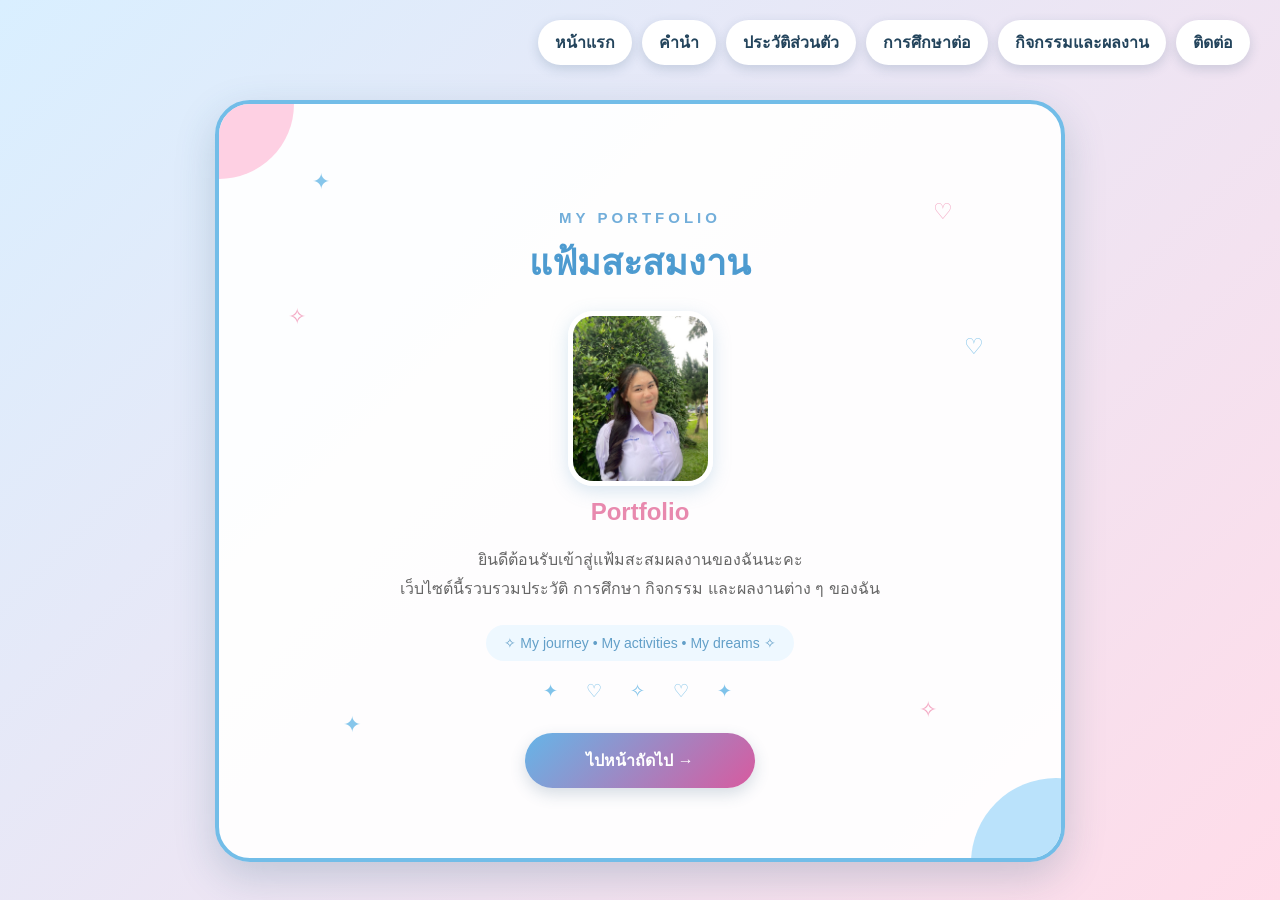
<file: index.html>
<!DOCTYPE html>

<html lang="th">

<head>

    <meta charset="UTF-8">

    <meta name="viewport" content="width=device-width, initial-scale=1.0">

    <title>หน้าแรก | Portfolio</title>

    <link rel="stylesheet" href="style.css">

    <style>

        .cover {

            position: relative;

            overflow: hidden;

            text-align: center;

            padding: 45px 20px 30px;

        }

        /* ของตกแต่ง */

        .deco {

            position: absolute;

            font-size: 22px;

            z-index: 1;

            opacity: 0.85;

        }

        .deco1 {

            top: 25px;

            left: 8%;

            color: #72bde8;

        }

        .deco2 {

            top: 55px;

            right: 10%;

            color: #f39bbb;

        }

        .deco3 {

            top: 160px;

            left: 5%;

            color: #f39bbb;

        }

        .deco4 {

            top: 190px;

            right: 6%;

            color: #72bde8;

        }

        .deco5 {

            bottom: 80px;

            left: 12%;

            color: #72bde8;

        }

        .deco6 {

            bottom: 95px;

            right: 12%;

            color: #f39bbb;

        }

        .cover h4 {

            color: #72aeda;

            letter-spacing: 4px;

            margin-bottom: 8px;

            font-size: 15px;

        }

        .cover h1 {

            color: #4d9bd0;

            font-size: 36px;

            margin: 5px 0;

        }

        .cover h2 {

            color: #e889ae;

            font-size: 24px;

            margin-top: 8px;

        }

        .cover-photo {

            width: 145px;

            height: 175px;

            object-fit: cover;

            border-radius: 25px;

            margin: 20px auto 12px;

            display: block;

            border: 5px solid white;

            box-shadow: 0 5px 18px rgba(100, 160, 200, 0.25);

        }

        .welcome {

            color: #666;

            font-size: 16px;

            line-height: 1.8;

            margin: 10px auto;

            max-width: 500px;

        }

        .mini-box {

            display: inline-block;

            margin-top: 12px;

            padding: 10px 18px;

            border-radius: 20px;

            background: #eef8ff;

            color: #629fc8;

            font-size: 14px;

        }

        .extra-decoration {

            position: relative;

            z-index: 2;

            margin-top: 18px;

            color: #72bde8;

            font-size: 18px;

            letter-spacing: 5px;

            opacity: 0.9;

        }

        /* ปุ่มไปหน้าถัดไป */

        .next-button {

            display: inline-block;

            margin-top: 22px;

            padding: 11px 25px;

            background: linear-gradient(135deg, #8bc9ee, #f2a8c5);

            color: white;

            text-decoration: none;

            border-radius: 25px;

            font-weight: bold;

            box-shadow: 0 5px 12px rgba(100, 160, 200, 0.2);

            transition: 0.3s;

        }

        .next-button:hover {

            transform: translateY(-3px);

            box-shadow: 0 8px 16px rgba(100, 160, 200, 0.3);

        }

        @media (max-width: 600px) {

            .cover {

                padding: 35px 15px 25px;

            }

            .cover h1 {

                font-size: 30px;

            }

            .cover h2 {

                font-size: 21px;

            }

            .cover-photo {

                width: 125px;

                height: 155px;

            }

            .deco {

                font-size: 18px;

            }

        }

    </style>

</head>

<body>
<nav class="navbar">

    <a href="index.html">หน้าแรก</a>

    <a href="preface.html">คำนำ</a>

    <a href="profile.html">ประวัติส่วนตัว</a>

    <a href="education.html">การศึกษาต่อ</a>

    <a href="activity.html">กิจกรรมและผลงาน</a>

    <a href="contact.html">ติดต่อ</a>

</nav>
    <main class="container">

        <div class="cover">

            <!-- ของตกแต่ง -->

            <div class="deco deco1">✦</div>

            <div class="deco deco2">♡</div>

            <div class="deco deco3">✧</div>

            <div class="deco deco4">♡</div>

            <div class="deco deco5">✦</div>

            <div class="deco deco6">✧</div>

            <h4>MY PORTFOLIO</h4>

            <h1>แฟ้มสะสมงาน</h1>

            <img src="IMG_5813.jpeg" alt="รูปของฉัน" class="cover-photo">

            <h2>Portfolio</h2>

            <p class="welcome">

                ยินดีต้อนรับเข้าสู่แฟ้มสะสมผลงานของฉันนะคะ <br>

                เว็บไซต์นี้รวบรวมประวัติ การศึกษา กิจกรรม

                และผลงานต่าง ๆ ของฉัน

            </p>

            <div class="mini-box">

                ✧ My journey • My activities • My dreams ✧

            </div>

            <div class="extra-decoration">

                ✦　♡　✧　♡　✦

            </div>

            <!-- ปุ่มไปหน้าถัดไป -->
<div class="page-buttons">

    <a href="preface.html" class="next-button">

        ไปหน้าถัดไป →

    </a>

</div>
        </div>

    </main>

</body>

</html>
</file>
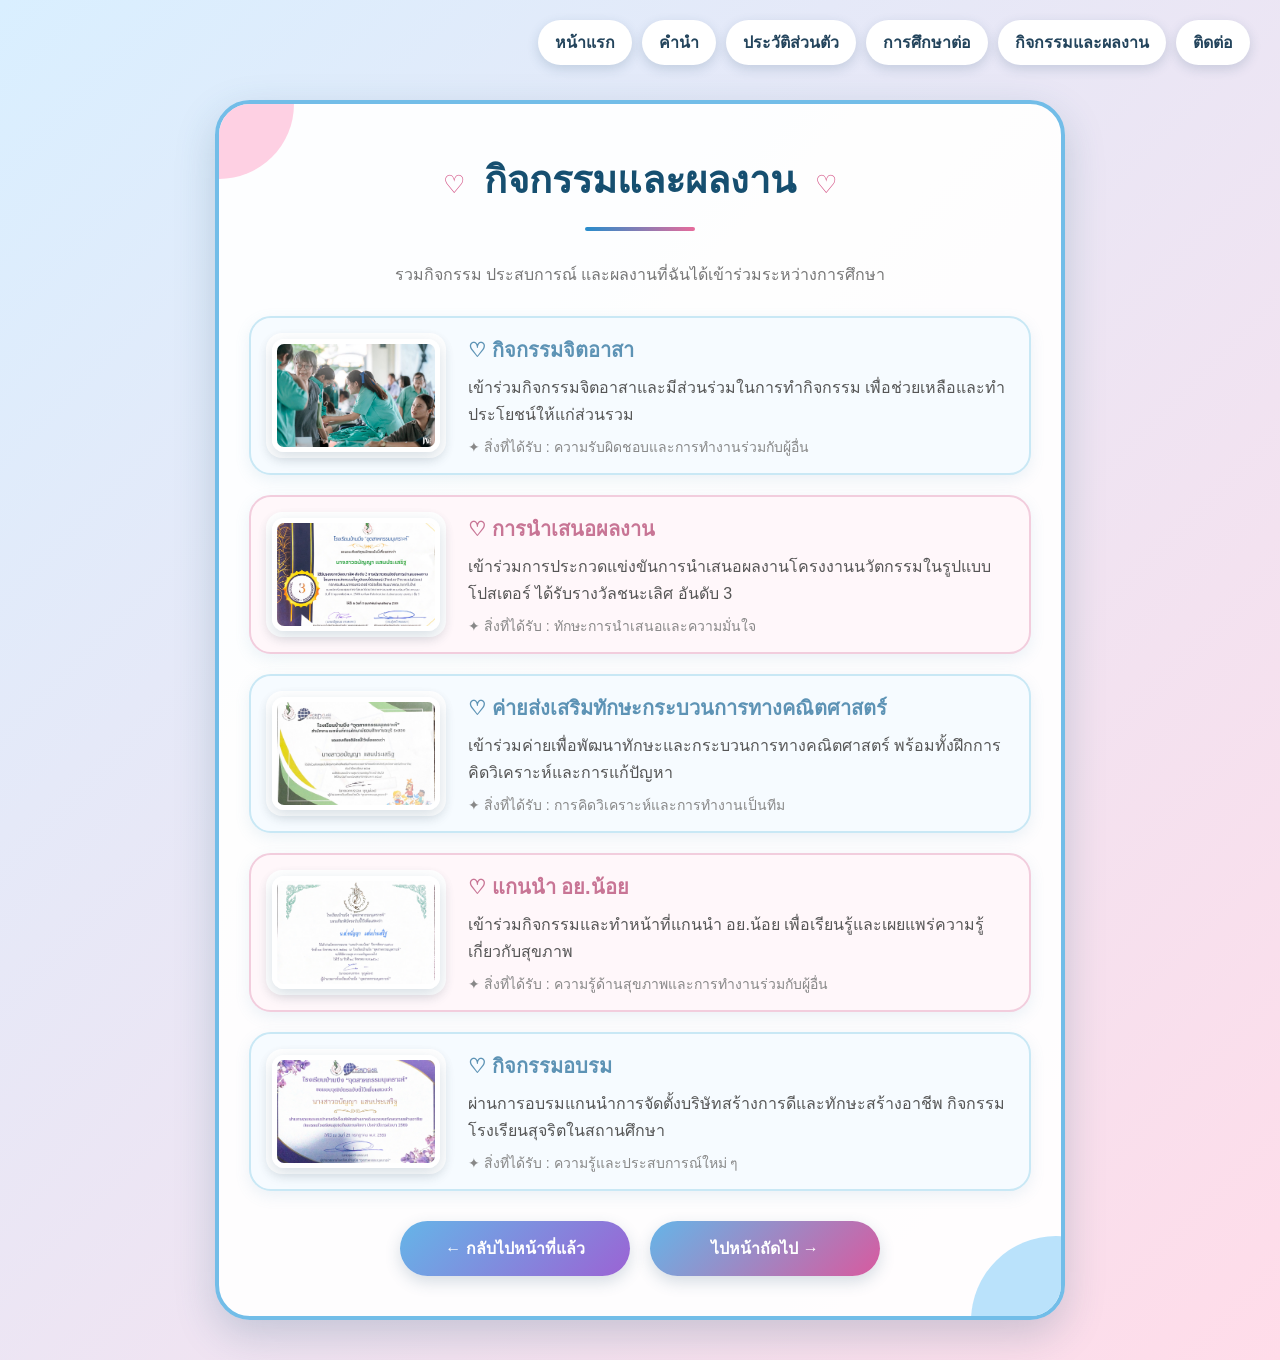
<file: activity.html>
<!DOCTYPE html>

<html lang="th">

<head>

    <meta charset="UTF-8">

    <meta name="viewport" content="width=device-width, initial-scale=1.0">

    <title>กิจกรรมและผลงาน | Portfolio</title>

    <link rel="stylesheet" href="style.css">

    <style>

        /* ===== หน้ากิจกรรมและผลงาน ===== */

        .activity-intro {

            text-align: center;

            color: #777;

            margin: 10px 0 28px;

            line-height: 1.7;

        }

        /* กล่องกิจกรรม */

        .activity-item {

            display: flex;

            align-items: center;

            gap: 22px;

            background: #f6fbff;

            border: 2px solid #c9e8f5;

            border-radius: 22px;

            padding: 15px;

            margin-bottom: 20px;

            box-shadow: 0 5px 15px rgba(100, 160, 190, 0.12);

            transition: 0.3s;

        }

        .activity-item:hover {

            transform: translateY(-3px);

        }

        /* สลับสีชมพู */

        .activity-item.pink {

            background: #fff7fa;

            border-color: #f2cddd;

        }

        /* กรอบรูป */

        .activity-img {

            width: 180px;

            height: 125px;

            flex-shrink: 0;

            background: white;

            padding: 6px;

            border-radius: 16px;

            box-shadow: 0 3px 10px rgba(0, 0, 0, 0.06);

        }

        /* รูป */

        .activity-img img {

            width: 100%;

            height: 100%;

            object-fit: cover;

            border-radius: 12px;

            display: block;

        }

        /* เนื้อหา */

        .activity-info {

            flex: 1;

        }

        .activity-info h2 {

            margin: 0 0 8px;

            color: #5d93b5;

            font-size: 20px;

        }

        .activity-item.pink .activity-info h2 {

            color: #c87595;

        }

        .activity-info p {

            margin: 0 0 8px;

            line-height: 1.7;

            color: #555;

        }

        .activity-info span {

            font-size: 14px;

            color: #888;

        }

        /* ปุ่มกลับหน้าแรก */

        .back-button {

            display: block;

            width: fit-content;

            margin: 30px auto 10px;

            padding: 10px 22px;

            background: linear-gradient(135deg, #9edcf0, #f2b8d0);

            color: white;

            text-decoration: none;

            border-radius: 20px;

            font-weight: bold;

            box-shadow: 0 4px 10px rgba(150, 180, 200, 0.2);

        }

        .back-button:hover {

            opacity: 0.85;

        }

        /* ===== สำหรับโทรศัพท์ ===== */

        @media (max-width: 650px) {

            .activity-item {

                gap: 14px;

                padding: 12px;

            }

            .activity-img {

                width: 125px;

                height: 95px;

            }

            .activity-info h2 {

                font-size: 17px;

            }

            .activity-info p {

                font-size: 13px;

            }

            .activity-info span {

                font-size: 12px;

            }

        }

    </style>

</head>

<body>

    <!-- เมนูด้านบน -->
<nav class="navbar">

    <a href="index.html">หน้าแรก</a>

    <a href="preface.html">คำนำ</a>

    <a href="profile.html">ประวัติส่วนตัว</a>

    <a href="education.html">การศึกษาต่อ</a>

    <a href="activity.html">กิจกรรมและผลงาน</a>

    <a href="contact.html">ติดต่อ</a>

</nav>

    <!-- เนื้อหาหลัก -->

    <main class="container">

        <!-- หัวข้อ -->

        <div class="title-box">

            <span>♡</span>

            <h1>กิจกรรมและผลงาน</h1>

            <span>♡</span>

        </div>

        <p class="activity-intro">

            รวมกิจกรรม ประสบการณ์ และผลงานที่ฉันได้เข้าร่วมระหว่างการศึกษา 

        </p>

        <!-- ===== กิจกรรมที่ 1 ===== -->

        <div class="activity-item">

            <div class="activity-img">

                <img

                    src="IMG_9192.jpeg"

                    alt="กิจกรรมจิตอาสา"

                >

            </div>

            <div class="activity-info">

                <h2>♡ กิจกรรมจิตอาสา</h2>

                <p>

                    เข้าร่วมกิจกรรมจิตอาสาและมีส่วนร่วมในการทำกิจกรรม

                    เพื่อช่วยเหลือและทำประโยชน์ให้แก่ส่วนรวม

                </p>

                <span>

                    ✦ สิ่งที่ได้รับ : ความรับผิดชอบและการทำงานร่วมกับผู้อื่น

                </span>

            </div>

        </div>

        <!-- ===== กิจกรรมที่ 2 ===== -->

        <div class="activity-item pink">

            <div class="activity-img">

                <img

                    src="IMG_1788.jpeg"

                    alt="การนำเสนอผลงาน"

                >

            </div>

            <div class="activity-info">

                <h2>♡ การนำเสนอผลงาน</h2>

                <p>

                    เข้าร่วมการประกวดแข่งขันการนำเสนอผลงานโครงงานนวัตกรรมในรูปแบบโปสเตอร์

                    ได้รับรางวัลชนะเลิศ อันดับ 3

                </p>

                <span>

                    ✦ สิ่งที่ได้รับ : ทักษะการนำเสนอและความมั่นใจ

                </span>

            </div>

        </div>

        <!-- ===== กิจกรรมที่ 3 ===== -->

        <div class="activity-item">

            <div class="activity-img">

                <img

                    src="IMG_1789.jpeg"

                    alt="ค่ายส่งเสริมทักษะกระบวนการทางคณิตศาสตร์"

                >

            </div>

            <div class="activity-info">

                <h2>♡ ค่ายส่งเสริมทักษะกระบวนการทางคณิตศาสตร์</h2>

                <p>

                    เข้าร่วมค่ายเพื่อพัฒนาทักษะและกระบวนการทางคณิตศาสตร์

                    พร้อมทั้งฝึกการคิดวิเคราะห์และการแก้ปัญหา

                </p>

                <span>

                    ✦ สิ่งที่ได้รับ : การคิดวิเคราะห์และการทำงานเป็นทีม

                </span>

            </div>

        </div>

        <!-- ===== กิจกรรมที่ 4 ===== -->

        <div class="activity-item pink">

            <div class="activity-img">

                <img

                    src="IMG_1790.jpeg"

                    alt="แกนนำ อย.น้อย"

                >

            </div>

            <div class="activity-info">

                <h2>♡ แกนนำ อย.น้อย</h2>

                <p>

                    เข้าร่วมกิจกรรมและทำหน้าที่แกนนำ อย.น้อย

                    เพื่อเรียนรู้และเผยแพร่ความรู้เกี่ยวกับสุขภาพ

                </p>

                <span>

                    ✦ สิ่งที่ได้รับ : ความรู้ด้านสุขภาพและการทำงานร่วมกับผู้อื่น

                </span>

            </div>

        </div>

        <!-- ===== กิจกรรมที่ 5 ===== -->

        <div class="activity-item">

            <div class="activity-img">

                <img

                    src="IMG_1787.jpeg"

                    alt="กิจกรรมอบรม"

                >

            </div>

            <div class="activity-info">

                <h2>♡ กิจกรรมอบรม</h2>

                <p>

                ผ่านการอบรมแกนนำการจัดตั้งบริษัทสร้างการดีและทักษะสร้างอาชีพ 
                กิจกรรมโรงเรียนสุจริตในสถานศึกษา

                    

                </p>

                <span>

                    ✦ สิ่งที่ได้รับ : ความรู้และประสบการณ์ใหม่ ๆ

                </span>

            </div>

        </div>

        <!-- ปุ่มกลับหน้าแรก -->
<div class="page-buttons">

    <a href="education.html" class="back-button">

        ← กลับไปหน้าที่แล้ว

    </a>

    <a href="contact.html" class="next-button">

        ไปหน้าถัดไป →

    </a>

</div>
    </main>

</body>

</html>
</file>
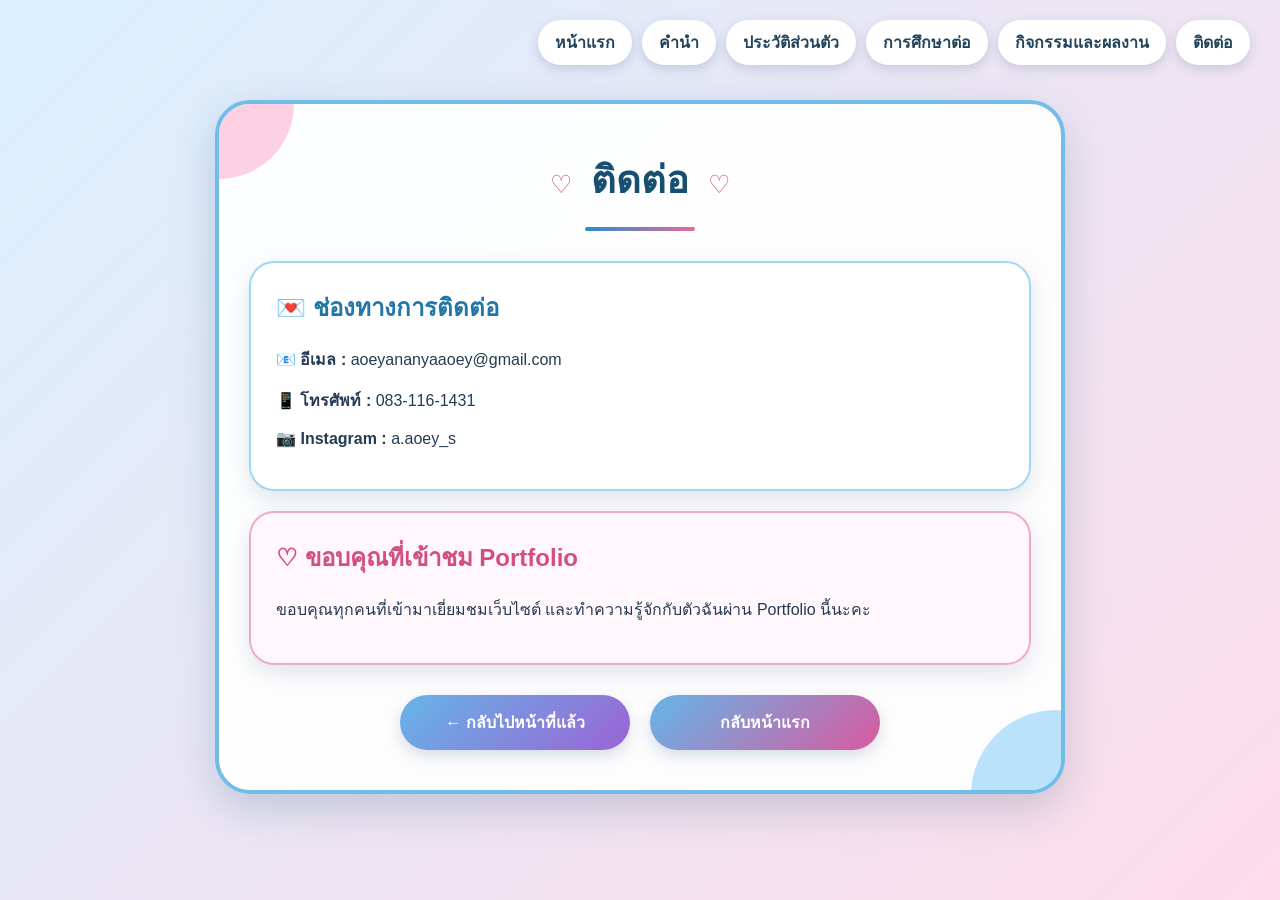
<file: contact.html>
<!DOCTYPE html>

<html lang="th">

<head>

    <meta charset="UTF-8">

    <meta name="viewport" content="width=device-width, initial-scale=1.0">

    <title>ติดต่อ | Portfolio</title>

    <link rel="stylesheet" href="style.css">

</head>

<body>
<nav class="navbar">

    <a href="index.html">หน้าแรก</a>

    <a href="preface.html">คำนำ</a>

    <a href="profile.html">ประวัติส่วนตัว</a>

    <a href="education.html">การศึกษาต่อ</a>

    <a href="activity.html">กิจกรรมและผลงาน</a>

    <a href="contact.html">ติดต่อ</a>

</nav><main class="container">

    <div class="title-box">

        <span>♡</span>

        <h1>ติดต่อ</h1>

        <span>♡</span>

    </div>

    <div class="info-card">

        <h2>💌 ช่องทางการติดต่อ</h2>

        <p><strong>📧 อีเมล :</strong> aoeyananyaaoey@gmail.com</p>

        <p><strong>📱 โทรศัพท์ :</strong> 083-116-1431</p>

        <p><strong>📷 Instagram :</strong> a.aoey_s</p>

    </div>

    <div class="info-card pink">

        <h2>♡ ขอบคุณที่เข้าชม Portfolio</h2>

        <p>

            ขอบคุณทุกคนที่เข้ามาเยี่ยมชมเว็บไซต์

            และทำความรู้จักกับตัวฉันผ่าน Portfolio นี้นะคะ 

        </p>

    </div>
<div class="page-buttons">

    <a href="activity.html" class="back-button">

        ← กลับไปหน้าที่แล้ว

    </a>

    <a href="index.html" class="next-button">

        กลับหน้าแรก

    </a>

</div>    
    </a>

</main>

</body>

</html>
</file>
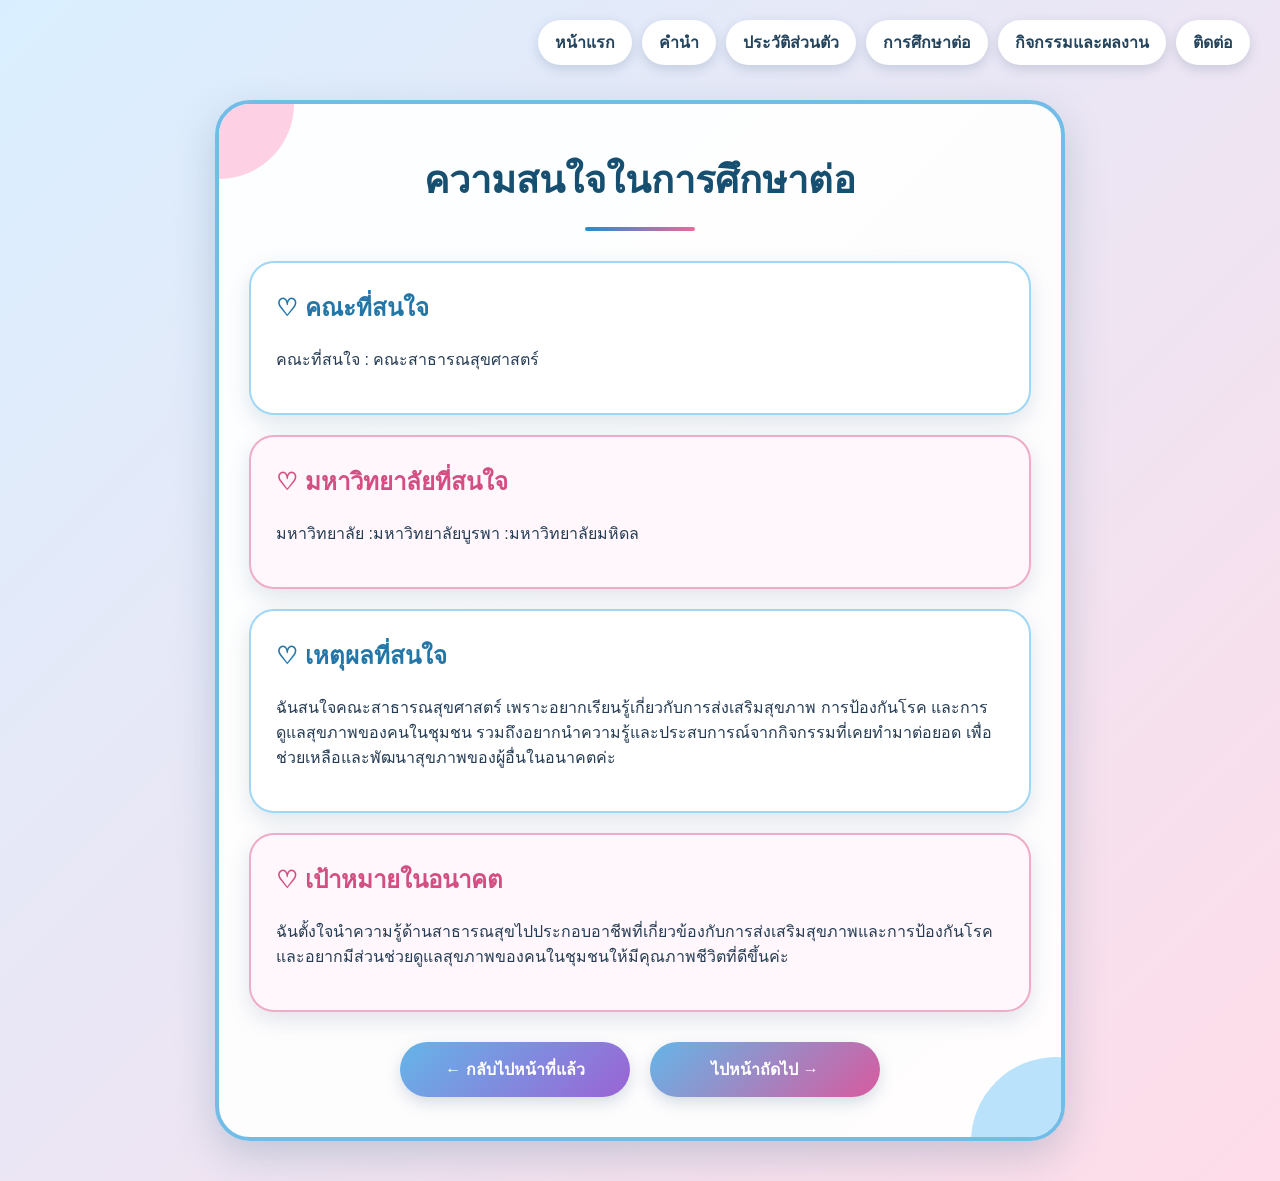
<file: education.html>
<!DOCTYPE html>

<html lang="th">

<head>

    <meta charset="UTF-8">

    <meta name="viewport" content="width=device-width, initial-scale=1.0">

    <title>การศึกษาต่อ | Portfolio</title>

    <link rel="stylesheet" href="style.css">

</head>

<body>

<nav class="navbar">

    <a href="index.html">หน้าแรก</a>

    <a href="preface.html">คำนำ</a>

    <a href="profile.html">ประวัติส่วนตัว</a>

    <a href="education.html">การศึกษาต่อ</a>

    <a href="activity.html">กิจกรรมและผลงาน</a>

    <a href="contact.html">ติดต่อ</a>

</nav>
    <main class="container">

    <div class="title-box">

        <span></span>

        <h1>ความสนใจในการศึกษาต่อ</h1>

        <span></span>

    </div>

    <div class="info-card">

        <h2>♡ คณะที่สนใจ</h2>

        <p>

            คณะที่สนใจ : คณะสาธารณสุขศาสตร์

        </p>

    </div>

    <div class="info-card pink">

        <h2>♡ มหาวิทยาลัยที่สนใจ</h2>

        <p>

            มหาวิทยาลัย :มหาวิทยาลัยบูรพา
                    
                      :มหาวิทยาลัยมหิดล

        </p>

    </div>

    <div class="info-card">

        <h2>♡ เหตุผลที่สนใจ</h2>

        <p>
ฉันสนใจคณะสาธารณสุขศาสตร์ เพราะอยากเรียนรู้เกี่ยวกับการส่งเสริมสุขภาพ การป้องกันโรค และการดูแลสุขภาพของคนในชุมชน 
รวมถึงอยากนำความรู้และประสบการณ์จากกิจกรรมที่เคยทำมาต่อยอด เพื่อช่วยเหลือและพัฒนาสุขภาพของผู้อื่นในอนาคตค่ะ </p>

    </div>

    <div class="info-card pink">

        <h2>♡ เป้าหมายในอนาคต</h2>

        <p>
ฉันตั้งใจนำความรู้ด้านสาธารณสุขไปประกอบอาชีพที่เกี่ยวข้องกับการส่งเสริมสุขภาพและการป้องกันโรค 
และอยากมีส่วนช่วยดูแลสุขภาพของคนในชุมชนให้มีคุณภาพชีวิตที่ดีขึ้นค่ะ </p>

    </div>

   <div class="page-buttons">

    <a href="profile.html" class="back-button">

        ← กลับไปหน้าที่แล้ว

    </a>

    <a href="activity.html" class="next-button">

        ไปหน้าถัดไป →

    </a>

</div> 
</main>

</body>

</html>
</file>
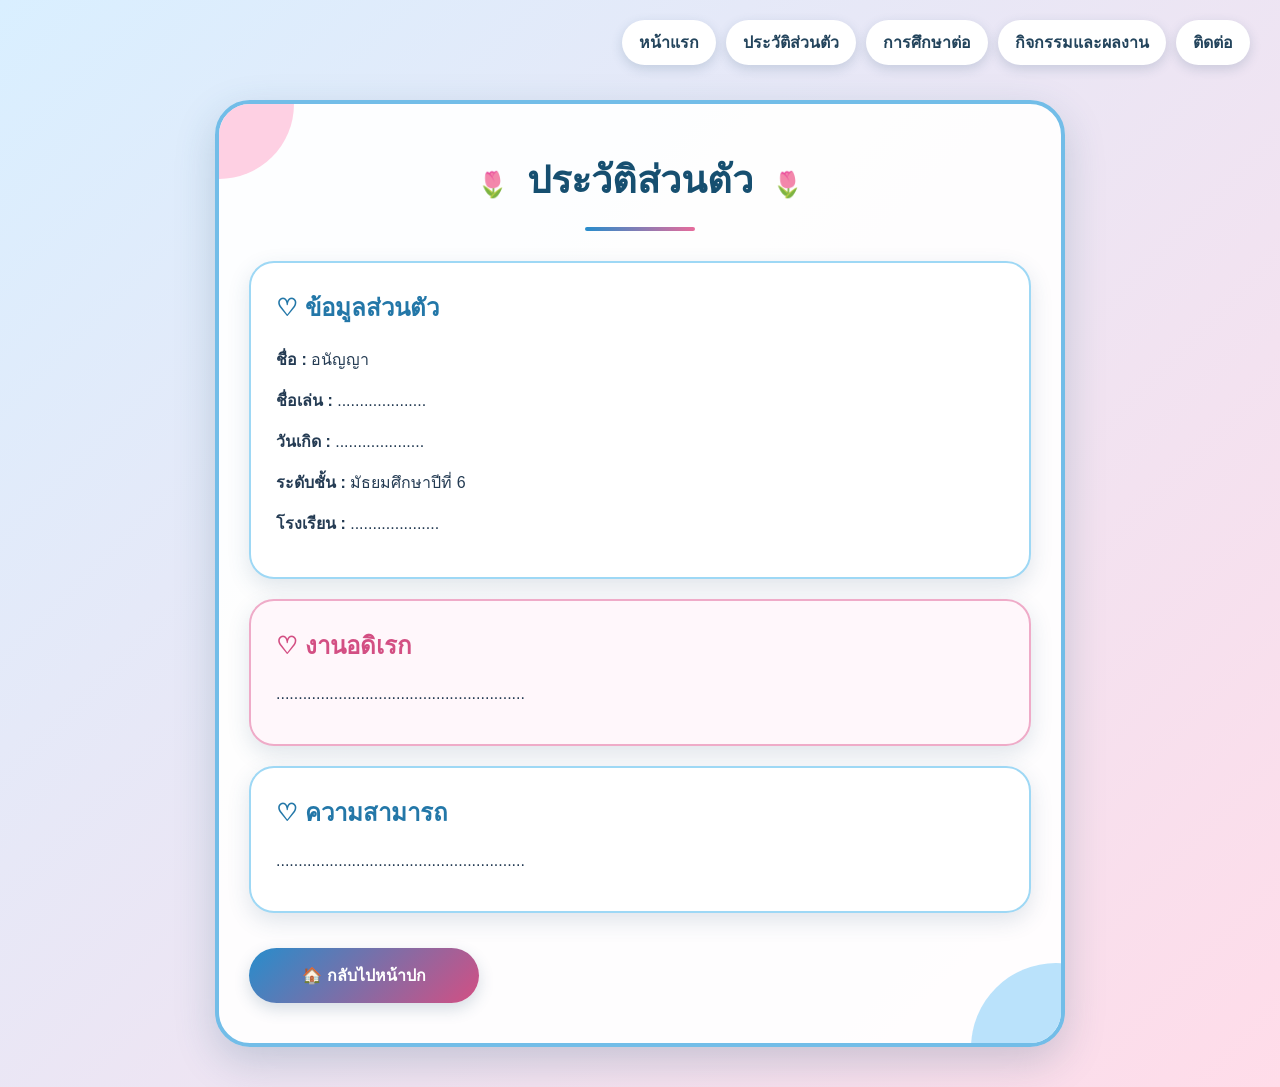
<file: portfolio.html>
<!DOCTYPE html>

<html lang="th">

<head>

    <meta charset="UTF-8">

    <meta name="viewport" content="width=device-width, initial-scale=1.0">

    <title>ประวัติส่วนตัว | Portfolio</title>

    <link rel="stylesheet" href="style.css">

</head>

<body>

<nav class="navbar">

    <a href="index.html">หน้าแรก</a>

    <a href="profile.html">ประวัติส่วนตัว</a>

    <a href="education.html">การศึกษาต่อ</a>

    <a href="activity.html">กิจกรรมและผลงาน</a>

    <a href="contact.html">ติดต่อ</a>

</nav><main class="container">

    <div class="title-box">

        <span>🌷</span>

        <h1>ประวัติส่วนตัว</h1>

        <span>🌷</span>

    </div>

    <div class="info-card">

        <h2>♡ ข้อมูลส่วนตัว</h2>

        <p><strong>ชื่อ :</strong> อนัญญา</p>

        <p><strong>ชื่อเล่น :</strong> ....................</p>

        <p><strong>วันเกิด :</strong> ....................</p>

        <p><strong>ระดับชั้น :</strong> มัธยมศึกษาปีที่ 6</p>

        <p><strong>โรงเรียน :</strong> ....................</p>

    </div>

    <div class="info-card pink">

        <h2>♡ งานอดิเรก</h2>

        <p>

            ........................................................

        </p>

    </div>

    <div class="info-card">

        <h2>♡ ความสามารถ</h2>

        <p>

            ........................................................

        </p>

    </div>

    <a href="index.html" class="back-button">

        🏠 กลับไปหน้าปก

    </a>

</main>

</body>

</html>
</file>
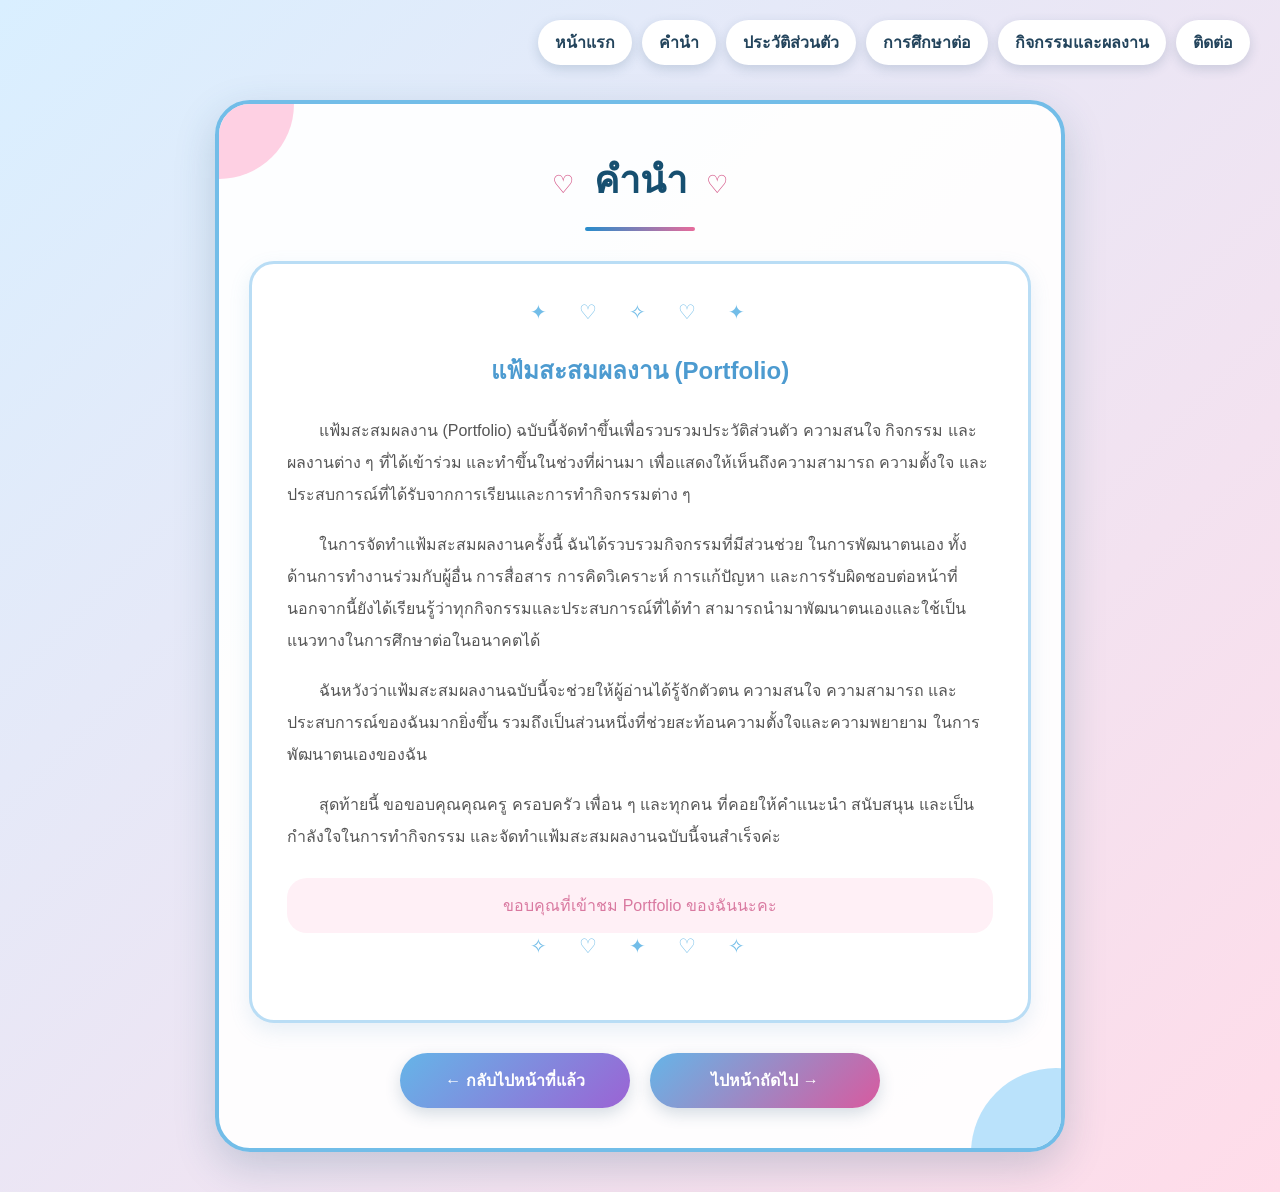
<file: preface.html>
<!DOCTYPE html>

<html lang="th">

<head>

    <meta charset="UTF-8">

    <meta name="viewport" content="width=device-width, initial-scale=1.0">

    <title>คำนำ | Portfolio</title>

    <link rel="stylesheet" href="style.css">

    <style>

        .preface-card {

            background: white;

            border: 3px solid #b9ddf5;

            border-radius: 25px;

            padding: 35px;

            margin-top: 25px;

            box-shadow: 0 8px 20px rgba(100, 160, 200, 0.15);

        }

        .preface-title {

            text-align: center;

            color: #4d9bd0;

            margin-bottom: 25px;

        }

        .preface-card p {

            color: #555;

            font-size: 16px;

            line-height: 2;

            text-indent: 2em;

            margin-bottom: 18px;

        }

        .decoration {

            text-align: center;

            color: #72bde8;

            font-size: 20px;

            letter-spacing: 6px;

            margin-bottom: 25px;

        }

        .thank-you {

            text-align: center;

            background: #fff0f6;

            border-radius: 20px;

            padding: 15px;

            color: #d979a0;

            margin-top: 25px;

        }

        @media (max-width: 600px) {

            .preface-card {

                padding: 22px;

            }

            .preface-card p {

                font-size: 15px;

                line-height: 1.9;

            }

        }

    </style>

</head>

<body>

    <!-- เมนู -->

    <nav class="navbar">

        <a href="index.html">หน้าแรก</a>

        <a href="preface.html">คำนำ</a>

        <a href="profile.html">ประวัติส่วนตัว</a>

        <a href="education.html">การศึกษาต่อ</a>

        <a href="activity.html">กิจกรรมและผลงาน</a>

        <a href="contact.html">ติดต่อ</a>

    </nav>

    <main class="container">

        <div class="title-box">

            <span>♡</span>

            <h1>คำนำ</h1>

            <span>♡</span>

        </div>

        <div class="preface-card">

            <div class="decoration">

                ✦　♡　✧　♡　✦

            </div>

            <h2 class="preface-title">

                แฟ้มสะสมผลงาน (Portfolio)

            </h2>

            <p>

                แฟ้มสะสมผลงาน (Portfolio) ฉบับนี้จัดทำขึ้นเพื่อรวบรวมประวัติส่วนตัว

                 ความสนใจ กิจกรรม และผลงานต่าง ๆ ที่ได้เข้าร่วม

                และทำขึ้นในช่วงที่ผ่านมา เพื่อแสดงให้เห็นถึงความสามารถ

                ความตั้งใจ และประสบการณ์ที่ได้รับจากการเรียนและการทำกิจกรรมต่าง ๆ

            </p>

            <p>

                ในการจัดทำแฟ้มสะสมผลงานครั้งนี้ ฉันได้รวบรวมกิจกรรมที่มีส่วนช่วย

                ในการพัฒนาตนเอง ทั้งด้านการทำงานร่วมกับผู้อื่น การสื่อสาร

                การคิดวิเคราะห์ การแก้ปัญหา และการรับผิดชอบต่อหน้าที่

                นอกจากนี้ยังได้เรียนรู้ว่าทุกกิจกรรมและประสบการณ์ที่ได้ทำ

                สามารถนำมาพัฒนาตนเองและใช้เป็นแนวทางในการศึกษาต่อในอนาคตได้

            </p>

            <p>

                ฉันหวังว่าแฟ้มสะสมผลงานฉบับนี้จะช่วยให้ผู้อ่านได้รู้จักตัวตน

                ความสนใจ ความสามารถ และประสบการณ์ของฉันมากยิ่งขึ้น

                รวมถึงเป็นส่วนหนึ่งที่ช่วยสะท้อนความตั้งใจและความพยายาม

                ในการพัฒนาตนเองของฉัน

            </p>

            <p>

                สุดท้ายนี้ ขอขอบคุณคุณครู ครอบครัว เพื่อน ๆ และทุกคน

                ที่คอยให้คำแนะนำ สนับสนุน และเป็นกำลังใจในการทำกิจกรรม

                และจัดทำแฟ้มสะสมผลงานฉบับนี้จนสำเร็จค่ะ

            </p>

            <div class="thank-you">

                ขอบคุณที่เข้าชม Portfolio ของฉันนะคะ 

            </div>

            <div class="decoration">

                ✧　♡　✦　♡　✧

            </div>

        </div>

   <div class="page-buttons">

    <a href="index.html" class="back-button">

        ← กลับไปหน้าที่แล้ว

    </a>

    <a href="profile.html" class="next-button">

        ไปหน้าถัดไป →

    </a>

</div>  

    </main>

</body>

</html>
</file>
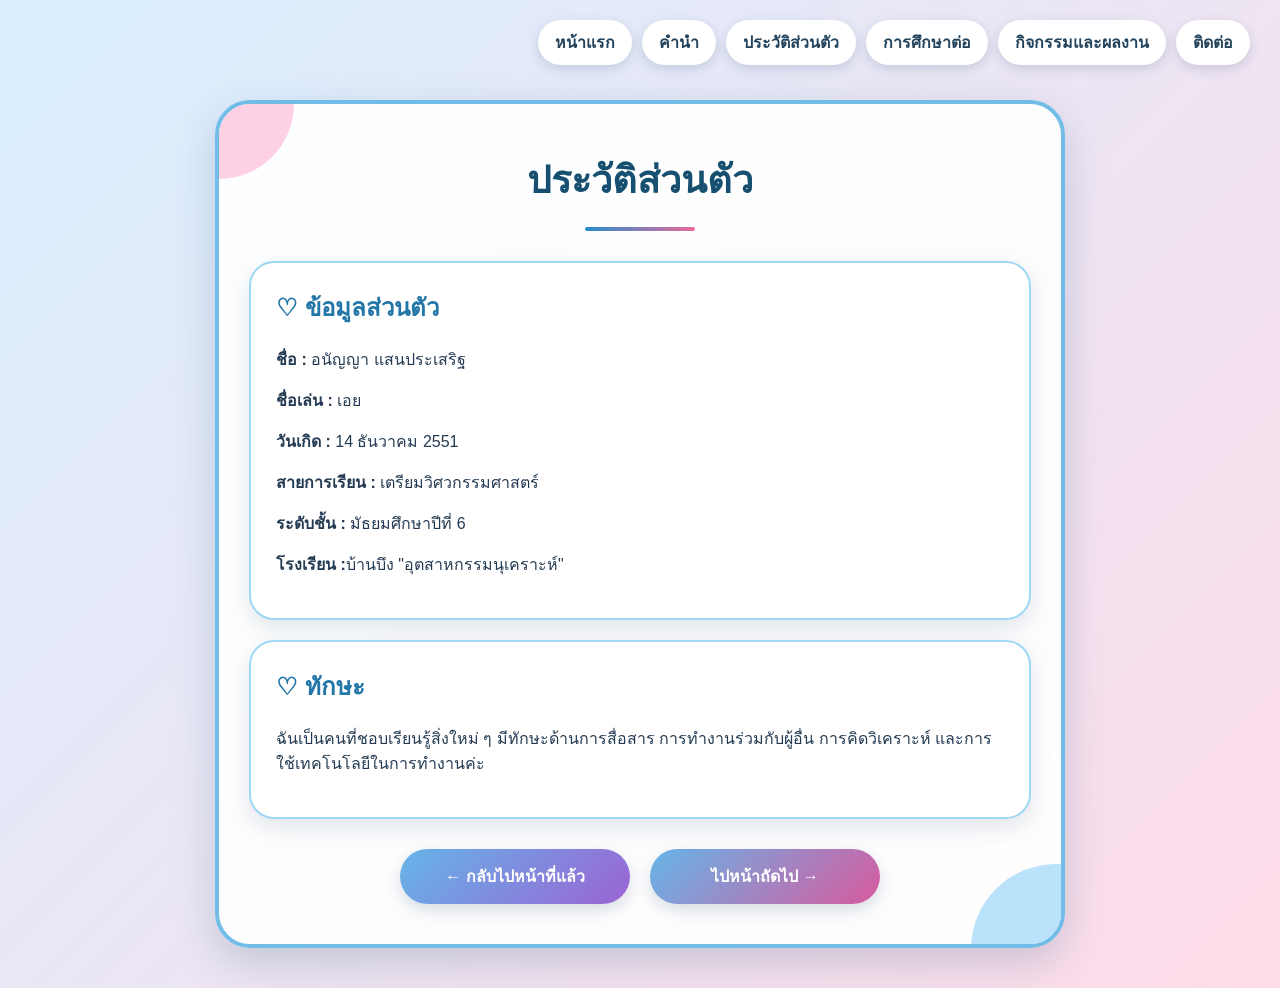
<file: profile.html>
<!DOCTYPE html>

<html lang="th">

<head>

    <meta charset="UTF-8">

    <meta name="viewport" content="width=device-width, initial-scale=1.0">

    <title>ประวัติส่วนตัว | Portfolio</title>

    <link rel="stylesheet" href="style.css">

</head>

<body>
<nav class="navbar">

    <a href="index.html">หน้าแรก</a>

    <a href="preface.html">คำนำ</a>

    <a href="profile.html">ประวัติส่วนตัว</a>

    <a href="education.html">การศึกษาต่อ</a>

    <a href="activity.html">กิจกรรมและผลงาน</a>

    <a href="contact.html">ติดต่อ</a>

</nav>
    <main class="container">

    <div class="title-box">

        <span></span>

        <h1>ประวัติส่วนตัว</h1>

        <span></span>

    </div>

    <div class="info-card">

        <h2>♡ ข้อมูลส่วนตัว</h2>

        <p><strong>ชื่อ :</strong> อนัญญา แสนประเสริฐ</p>

        <p><strong>ชื่อเล่น :</strong> เอย</p>

        <p><strong>วันเกิด :</strong> 14 ธันวาคม 2551 </p>
        <p><strong>สายการเรียน :</strong> เตรียมวิศวกรรมศาสตร์</p>
        <p><strong>ระดับชั้น :</strong> มัธยมศึกษาปีที่ 6</p>   <p><strong>โรงเรียน :</strong>บ้านบึง "อุตสาหกรรมนุเคราะห์"</p>

    </div>

    
    <div class="info-card">

        <h2>♡ ทักษะ</h2>

        <p>
ฉันเป็นคนที่ชอบเรียนรู้สิ่งใหม่ ๆ มีทักษะด้านการสื่อสาร การทำงานร่วมกับผู้อื่น การคิดวิเคราะห์ และการใช้เทคโนโลยีในการทำงานค่ะ </p>

    </div>

    <div class="page-buttons">

    <a href="preface.html" class="back-button">

        ← กลับไปหน้าที่แล้ว

    </a>

    <a href="education.html" class="next-button">

        ไปหน้าถัดไป →

    </a>

</div>

</main>

</body>

</html>
</file>
<file: style.css>
* {

    box-sizing: border-box;

}

body {

    margin: 0;

    font-family: Arial, sans-serif;

    background: linear-gradient(135deg, #d9efff, #ffdce9);

    color: #243b53;

    min-height: 100vh;

}

/* =========================

   เมนูด้านบน

========================= */

.navbar {

    display: flex;

    justify-content: flex-end;

    gap: 10px;

    padding: 20px 30px;

    flex-wrap: wrap;

}

.navbar a {

    text-decoration: none;

    color: #23445c;

    background: #ffffff;

    padding: 10px 17px;

    border-radius: 25px;

    font-weight: bold;

    box-shadow: 0 4px 12px rgba(40, 80, 110, 0.18);

    transition: 0.3s;

}

.navbar a:hover {

    background: #b9e4ff;

    transform: translateY(-3px);

}

/* =========================

   กล่องหลักทุกหน้า

========================= */

.container {

    width: 90%;

    max-width: 850px;

    margin: 15px auto 40px;

    padding: 40px 30px;

    background: rgba(255, 255, 255, 0.94);

    border: 4px solid #72bde8;

    border-radius: 35px;

    box-shadow: 0 15px 40px rgba(40, 90, 120, 0.22);

    position: relative;

    overflow: hidden;

    animation: appear 0.8s ease;

}

/* วงกลมตกแต่ง */

.container::before {

    content: "";

    position: absolute;

    width: 150px;

    height: 150px;

    background: #ffc5dc;

    border-radius: 50%;

    top: -75px;

    left: -75px;

    opacity: 0.8;

}

.container::after {

    content: "";

    position: absolute;

    width: 170px;

    height: 170px;

    background: #a9ddfa;

    border-radius: 50%;

    bottom: -90px;

    right: -80px;

    opacity: 0.8;

}

/* =========================

   หัวข้อ

========================= */

.title-box {

    text-align: center;

    position: relative;

    z-index: 2;

    margin-bottom: 30px;

}

.title-box h1 {

    display: inline-block;

    color: #164f70;

    font-size: 38px;

    margin: 5px 15px;

}

.title-box span {

    color: #d34f83;

    font-size: 25px;

}

.title-box::after {

    content: "";

    display: block;

    width: 110px;

    height: 4px;

    margin: 12px auto;

    border-radius: 10px;

    background: linear-gradient(to right, #278dcc, #e76b9b);

}

/* =========================

   การ์ดข้อมูล

========================= */

.info-card,

.project-card {

    position: relative;

    z-index: 2;

    background: #ffffff;

    border: 2px solid #9ed8f5;

    border-radius: 25px;

    padding: 25px;

    margin: 20px 0;

    box-shadow: 0 8px 22px rgba(50, 90, 120, 0.15);

    transition: 0.35s;

}

.info-card:hover,

.project-card:hover {

    transform: translateY(-6px);

    box-shadow: 0 14px 30px rgba(50, 90, 120, 0.22);

}

.info-card h2,

.project-card h2 {

    color: #2377a8;

    margin-top: 0;

}

.info-card.pink {

    border-color: #efabc8;

    background: #fff7fb;

}

.info-card.pink h2 {

    color: #d34f83;

}

/* =========================

   กิจกรรมและผลงาน

========================= */

.activity-item {

    position: relative;

    z-index: 2;

    display: flex;

    align-items: center;

    gap: 25px;

    background: #ffffff;

    border: 2px solid #9ed8f5;

    border-radius: 25px;

    padding: 18px;

    margin: 20px 0;

    box-shadow: 0 8px 22px rgba(50, 90, 120, 0.15);

    transition: 0.35s;

}

.activity-item:nth-child(even) {

    border-color: #efabc8;

    background: #fffafd;

}

.activity-item:hover {

    transform: translateY(-6px);

    box-shadow: 0 14px 30px rgba(50, 90, 120, 0.22);

}

.activity-item img {

    width: 180px;

    height: 125px;

    object-fit: cover;

    border-radius: 20px;

    border: 5px solid #ffffff;

    box-shadow: 0 5px 15px rgba(50, 90, 120, 0.2);

    transition: 0.4s;

}

.activity-item:hover img {

    transform: scale(1.04) rotate(1deg);

}

.activity-item h2 {

    color: #2377a8;

}

.activity-item:nth-child(even) h2 {

    color: #d34f83;

}

/* =========================

   รูปทั่วไป

========================= */

img {

    max-width: 100%;

    border-radius: 20px;

}

img:hover {

    transform: scale(1.02);

}

/* =========================

   ปุ่มเปลี่ยนหน้า

   ให้เท่ากันทุกหน้า

========================= */

.page-buttons {

    position: relative;

    z-index: 5;

    display: flex;

    justify-content: center;

    align-items: center;

    gap: 20px;

    margin-top: 30px;

    flex-wrap: wrap;

}

/* ปุ่มทุกปุ่มขนาดเท่ากัน */

.page-buttons .back-button,

.page-buttons .next-button {

    display: inline-flex;

    justify-content: center;

    align-items: center;

    width: 230px;

    min-width: 230px;

    height: 55px;

    min-height: 55px;

    margin: 0;

    padding: 0 15px;

    border-radius: 30px;

    color: white;

    text-decoration: none;

    font-weight: bold;

    font-size: 16px;

    box-shadow: 0 6px 16px rgba(50, 90, 120, 0.20);

    transition: 0.3s;

}

/* ปุ่มย้อนกลับ */

.page-buttons .back-button {

    background: linear-gradient(135deg, #65b5e8, #9b63d4);

}

/* ปุ่มหน้าถัดไป */

.page-buttons .next-button {

    background: linear-gradient(135deg, #65b5e8, #d85a9f);

}

/* เอฟเฟกต์ตอนกด/เอาเมาส์วาง */

.page-buttons a:hover {

    transform: translateY(-3px);

    box-shadow: 0 9px 20px rgba(50, 90, 120, 0.28);

}

/* =========================

   ปุ่มกลับหน้าแรกแบบเดิม

========================= */

.back-button {

    position: relative;

    z-index: 2;

    display: inline-flex;

    justify-content: center;

    align-items: center;

    width: 230px;

    height: 55px;

    margin-top: 15px;

    text-decoration: none;

    color: white;

    background: linear-gradient(135deg, #278dcc, #d34f83);

    border-radius: 30px;

    font-weight: bold;

    box-shadow: 0 6px 16px rgba(50, 90, 120, 0.2);

    transition: 0.3s;

}

.back-button:hover {

    transform: translateY(-4px) scale(1.03);

}

/* =========================

   ปุ่มไปหน้าถัดไปหน้าแรก

========================= */

.next-button {

    position: relative;

    z-index: 2;

    display: inline-flex;

    justify-content: center;

    align-items: center;

    width: 230px;

    height: 55px;

    margin-top: 15px;

    text-decoration: none;

    color: white;

    background: linear-gradient(135deg, #278dcc, #d34f83);

    border-radius: 30px;

    font-weight: bold;

    box-shadow: 0 6px 16px rgba(50, 90, 120, 0.2);

    transition: 0.3s;

}

.next-button:hover {

    transform: translateY(-4px) scale(1.03);

}

/* =========================

   เส้นตกแต่ง

========================= */

hr {

    border: none;

    height: 3px;

    border-radius: 10px;

    background: linear-gradient(to right, #278dcc, #e76b9b);

    margin: 25px 0;

}

/* =========================

   Animation

========================= */

@keyframes appear {

    from {

        opacity: 0;

        transform: translateY(20px);

    }

    to {

        opacity: 1;

        transform: translateY(0);

    }

}

/* =========================

   มือถือ / iPad

========================= */

@media (max-width: 600px) {

    .navbar {

        justify-content: center;

        padding: 15px 10px;

    }

    .navbar a {

        font-size: 12px;

        padding: 8px 11px;

    }

    .container {

        width: 94%;

        padding: 30px 15px;

    }

    .title-box h1 {

        font-size: 30px;

    }

    .activity-item {

        flex-direction: column;

        text-align: center;

    }

    .activity-item img {

        width: 100%;

        max-width: 300px;

        height: 190px;

    }

    /* ปุ่มยังขนาดเท่ากัน แต่ไม่ล้นจอ */

    .page-buttons {

        flex-direction: column;

        gap: 12px;

    }

    .page-buttons .back-button,

    .page-buttons .next-button {

        width: 230px;

        min-width: 230px;

        height: 55px;

    }

}
</file>
